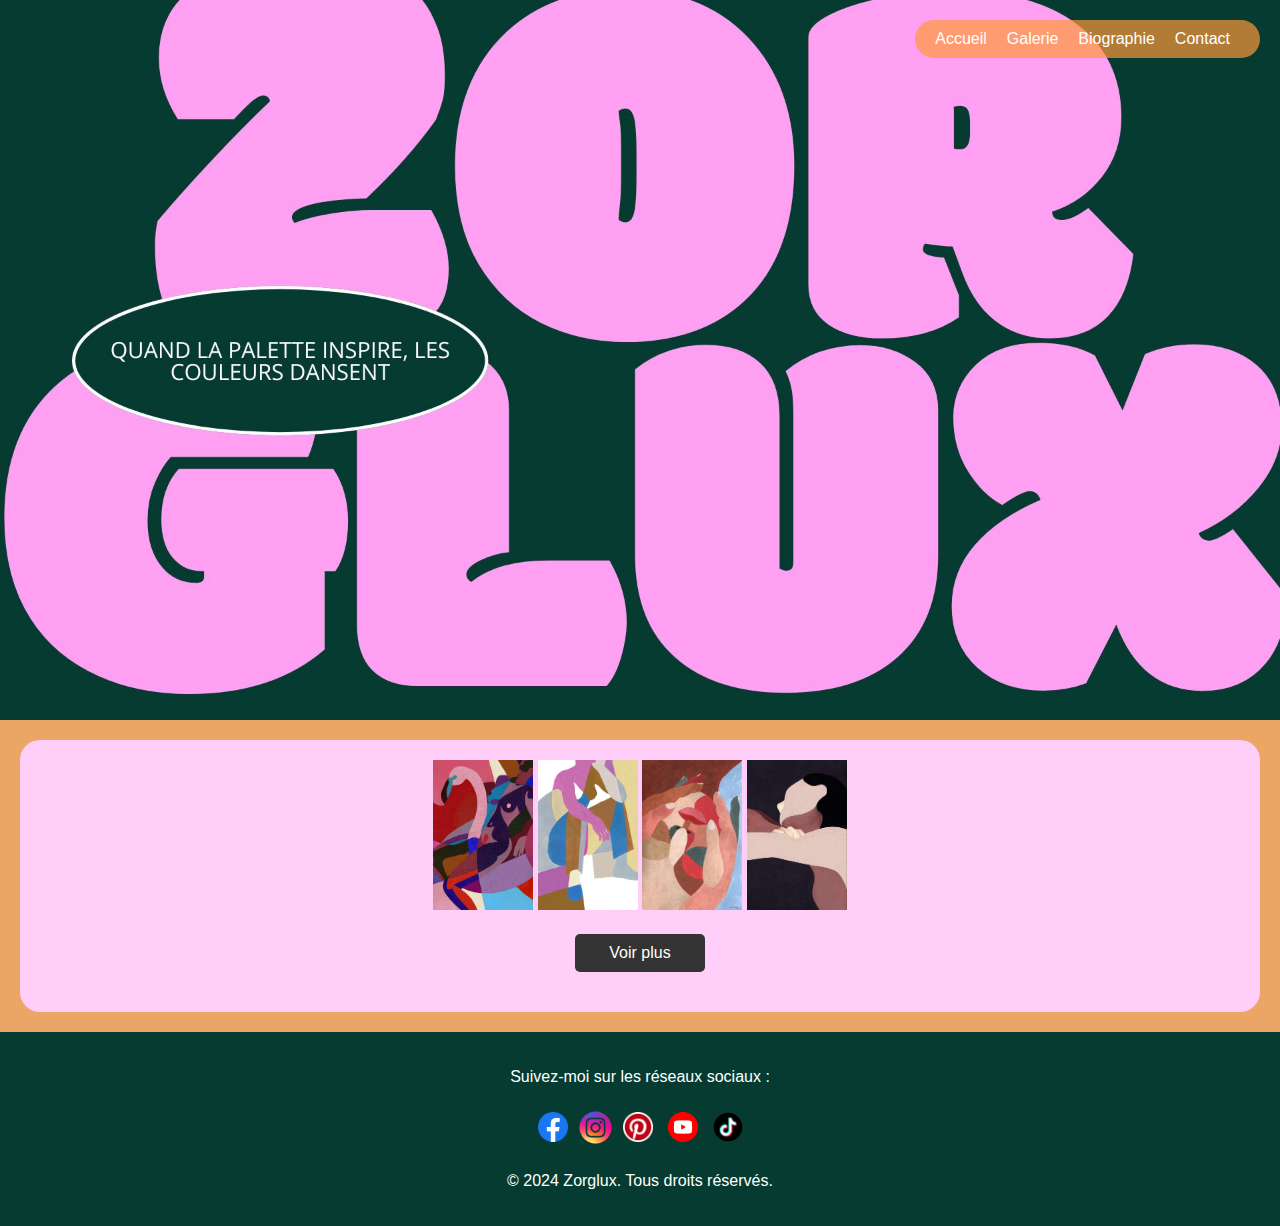
<file: index.html>
<!DOCTYPE html>
<html lang="fr">
<head>
    <meta charset="UTF-8">
    <meta name="viewport" content="width=device-width, initial-scale=1.0">
    <title>Zorglux Art - Explorez des peintures exquises</title>
    <meta name="keywords" content="zorglux, zorglux_art, zorglux art, blog, art, artiste, tableau, fou, covid, musée, JO">
    <meta name="description" content="Découvrez les œuvres captivantes de Zorglux, un artiste connu pour ses peintures uniques et éclectiques. Explorez sa biographie, sa galerie et ses coordonnées.">
    <meta name="author" content="Zorglux">
    <meta http-equiv="Content-Language" content="fr">
    <meta name="robots" content="index, follow">
    <link rel="icon" href="assets/favicon.ico" type="image/x-icon">
    <link rel="stylesheet" href="css/common.css">
    <link rel="stylesheet" href="css/index.css">
</head>
<body>
  <header>
    <nav>
      <ul>
        <li><a href="index.html">Accueil</a></li> 
        <li><a href="gallery.html">Galerie</a></li>
        <li><a href="biography.html">Biographie</a></li>
        <li><a href="contact.html">Contact</a></li>
      </ul>
    </nav>
  </header>
  <img src="./assets/zorglux.webp" alt="zorglux_art">
  <main>
    <section class="hero">
      <div class="gallery-preview">
        <img src="assets/zorglux_femme4.webp" alt="Zorglux femme 1" width="100" height="150">
        <img src="assets/zorglux_femme3.webp" alt="Zorglux femme 2" width="100" height="150">
        <img src="assets/zorglux_femme1.webp" alt="Zorglux femme 3" width="100" height="150">
        <img src="assets/zorglux_femme2.webp" alt="Zorglux femme 4" width="100" height="150">
      </div>
      <a href="gallery.html" class="cta-button">Voir plus</a>
    </section>
  </main>
  <footer>
    <p>Suivez-moi sur les réseaux sociaux :</p>
    <div class="social-icons">
      <a href="https://www.facebook.com/profile.php?id=61561660982670" target="_blank" rel="noopener">
        <img src="assets/facebook.webp" alt="Facebook" class="social-icon" width="32" height="32">
      </a>
      <a href="https://www.instagram.com/zorglux_art" target="_blank" rel="noopener">
        <img src="assets/Instagram.webp" alt="Instagram" class="social-icon-insta" width="32" height="32">
      </a>
      <a href="https://www.pinterest.fr/zorglux_art/" target="_blank" rel="noopener">
        <img src="assets/pinterest.webp" alt="Pinterest" class="social-icon" width="32" height="32">
      </a>
      <a href="https://www.youtube.com/@Zorglux_art" target="_blank" rel="noopener">
        <img src="assets/youtube.webp" alt="Youtube" class="social-icon-ytb" width="32" height="32">
      </a>
      <a href="https://www.tiktok.com/@zorglux.zorglux?_t=8nbN64rRNBY&_r=1" target="_blank" rel="noopener">
        <img src="assets/tiktok.webp" alt="Tiktok" class="social-icon" width="32" height="32">
      </a>
    </div>
    <p>&copy; 2024 Zorglux. Tous droits réservés.</p>
  </footer>
</body>
</html>
</file>
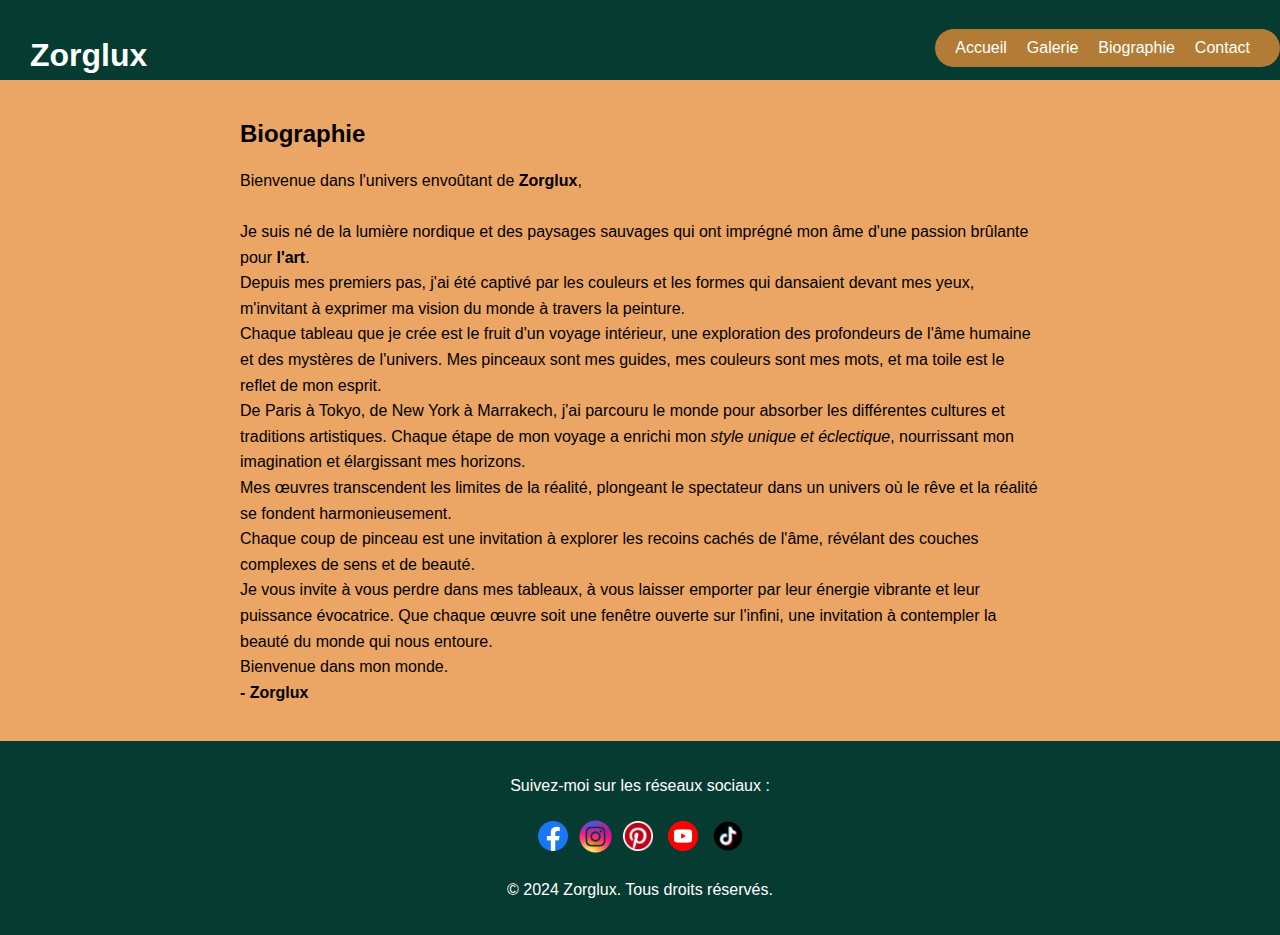
<file: biography.html>
<!DOCTYPE html>
<html lang="fr"> 
<head>
  <meta charset="UTF-8">
  <meta name="viewport" content="width=device-width, initial-scale=1.0">
  <title>Biographie de Zorglux - Parcours artistique</title> 
  <meta name="description" content="Découvrez la biographie captivante de Zorglux, un artiste dont le parcours transcende les frontières et les cultures. Explorez sa vision artistique et ses influences.">
  <meta name="keywords" content="zorglux, blog, art, artiste, tableau, fou, covid, musée">
  <meta name="author" content="Zorglux">
  <meta http-equiv="Content-Language" content="fr">
  <link rel="icon" href="assets/favicon.ico" type="image/x-icon">
  <link rel="stylesheet" href="css/biography.css">
  <link rel="stylesheet" href="css/common.css">
</head>
<body>
  <header>
    <h1 class="title">Zorglux</h1>
    <nav>
      <ul>
        <li><a href="index.html">Accueil</a></li>
        <li><a href="gallery.html">Galerie</a></li>
        <li><a href="biography.html">Biographie</a></li>
        <li><a href="contact.html">Contact</a></li>
      </ul>
    </nav>
  </header>

  <main>
    <section class="biography-section">
      <h2>Biographie</h2>
      <p>Bienvenue dans l'univers envoûtant de <strong>Zorglux</strong>,<br><br>

        Je suis né de la lumière nordique et des paysages sauvages qui ont imprégné mon âme d'une passion brûlante pour <strong>l'art</strong>.<br> Depuis mes premiers pas, j'ai été captivé par les couleurs et les formes qui dansaient devant mes yeux, m'invitant à exprimer ma vision du monde à travers la peinture.<br>
        
        Chaque tableau que je crée est le fruit d'un voyage intérieur, une exploration des profondeurs de l'âme humaine et des mystères de l'univers. Mes pinceaux sont mes guides, mes couleurs sont mes mots, et ma toile est le reflet de mon esprit.
        
        <br>De Paris à Tokyo, de New York à Marrakech, j'ai parcouru le monde pour absorber les différentes cultures et traditions artistiques. Chaque étape de mon voyage a enrichi mon <em>style unique et éclectique</em>, nourrissant mon imagination et élargissant mes horizons.
        
        <br>Mes œuvres transcendent les limites de la réalité, plongeant le spectateur dans un univers où le rêve et la réalité se fondent harmonieusement. <br>Chaque coup de pinceau est une invitation à explorer les recoins cachés de l'âme, révélant des couches complexes de sens et de beauté.
        
        <br>Je vous invite à vous perdre dans mes tableaux, à vous laisser emporter par leur énergie vibrante et leur puissance évocatrice. Que chaque œuvre soit une fenêtre ouverte sur l'infini, une invitation à contempler la beauté du monde qui nous entoure.
        
        <br>Bienvenue dans mon monde. <br> <strong> - Zorglux </strong></p>
    </section>
  </main>

  <footer>
    <p>Suivez-moi sur les réseaux sociaux :</p>
    <div class="social-icons">
      <a href="https://www.facebook.com/profile.php?id=61561660982670" target="_blank" rel="noopener">
        <img src="assets/facebook.webp" alt="Facebook" class="social-icon">
      </a>
      <a href="https://www.instagram.com/zorglux_art" target="_blank" rel="noopener">
        <img src="assets/Instagram.webp" alt="Instagram" class="social-icon-insta">
      </a>
      
      <a href="https://www.pinterest.fr/zorglux_art/" target="_blank" rel="noopener">
        <img src="assets/pinterest.webp" alt="Pinterest" class="social-icon">
      </a>
      <a href="https://www.youtube.com/@Zorglux_art" target="_blank" rel="noopener">
        <img src="assets/youtube.webp" alt="Youtube" class="social-icon-ytb">
      </a>
      <a href="https://www.tiktok.com/@zorglux.zorglux?_t=8nbN64rRNBY&_r=1" target="_blank" rel="noopener">
        <img src="assets/tiktok.webp" alt="Tiktok" class="social-icon">
      </a>
    </div>
    <p>&copy; 2024 Zorglux. Tous droits réservés.</p>
  </footer>
</body>
</html>
</file>
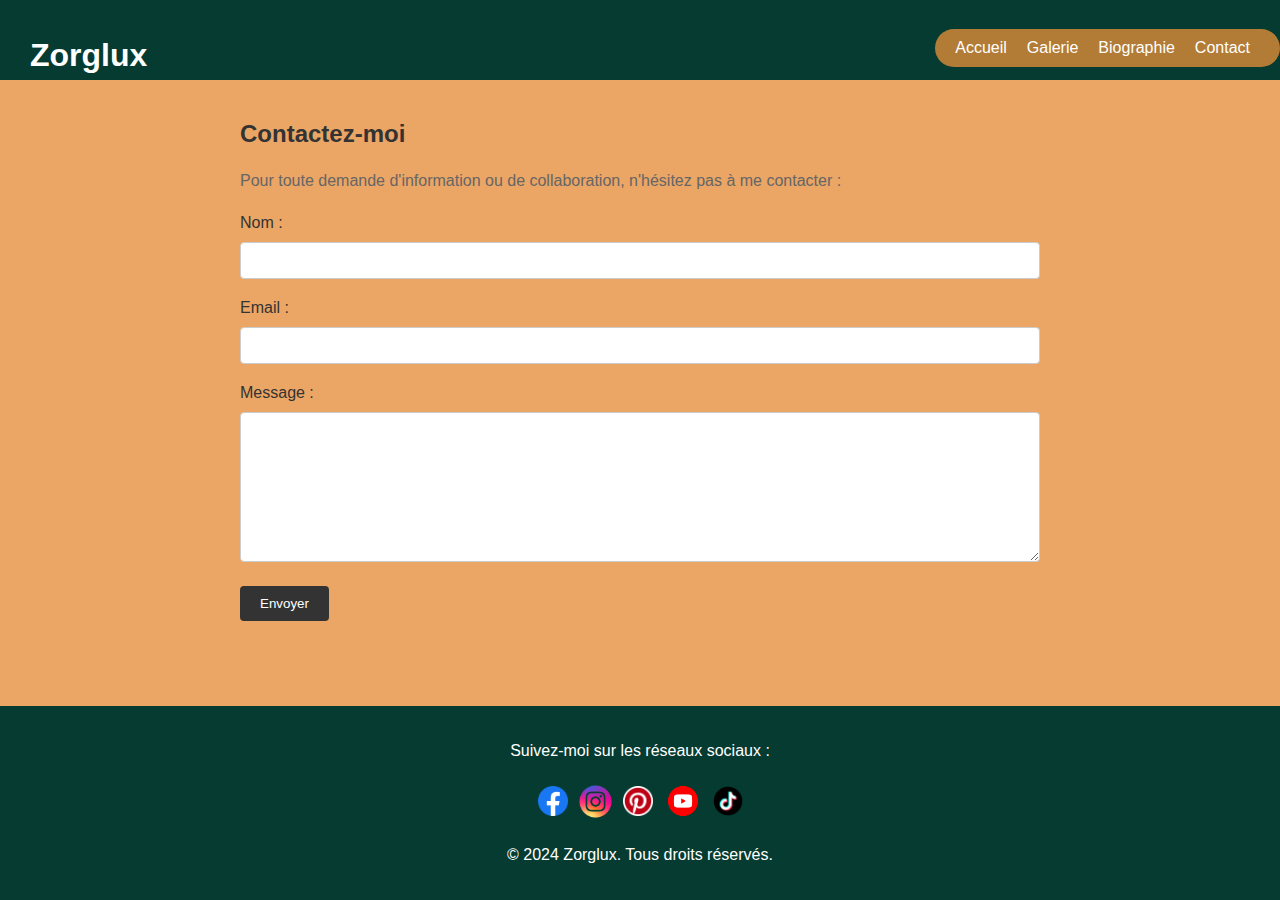
<file: contact.html>
<!DOCTYPE html>
<html lang="fr">
<head>
  <meta charset="UTF-8">
  <meta name="viewport" content="width=device-width, initial-scale=1.0">
  <title>Contact Zorglux - Collaborations et demandes de renseignements</title>
  <meta name="description" content="Contactez Zorglux pour des collaborations, des demandes de renseignements ou toute information. Remplissez le formulaire pour contacter l'artiste Zorglux le Zorglux.">
  <meta name="keywords" content="zorglux, blog, art, artiste, tableau, fou, covid, musée">
  <meta name="author" content="Zorglux">
  <meta http-equiv="Content-Language" content="fr">
  <link rel="icon" href="assets/favicon.ico" type="image/x-icon">
  <link rel="stylesheet" href="css/contact.css">
  <link rel="stylesheet" href="css/common.css">
</head>
<body>
  <header>
    <h1>Zorglux</h1>
    <nav>
      <ul>
        <li><a href="index.html">Accueil</a></li>
        <li><a href="gallery.html">Galerie</a></li>
        <li><a href="biography.html">Biographie</a></li>
        <li><a href="contact.html">Contact</a></li>
      </ul>
    </nav>
  </header>

  <main>
    <section class="contact-section">
      <h2>Contactez-moi</h2>
      <p>Pour toute demande d'information ou de collaboration, n'hésitez pas à me contacter :</p>
      <form id="contactForm" action="#" method="post">
        <div>
          <label for="name">Nom :</label>
          <input type="text" id="name" name="name" required>
        </div>
        <div>
          <label for="email">Email :</label>
          <input type="email" id="email" name="email" required>
        </div>
        <div>
          <label for="message">Message :</label>
          <textarea id="message" name="message" required></textarea>
        </div>
        <button type="submit">Envoyer</button>
      </form>
    </section>
  </main>

  <footer>
    <p>Suivez-moi sur les réseaux sociaux :</p>
    <div class="social-icons">
      <a href="https://www.facebook.com/profile.php?id=61561660982670" target="_blank" rel="noopener">
        <img src="assets/facebook.webp" alt="Facebook" class="social-icon">
      </a>
      <a href="https://www.instagram.com/zorglux_art" target="_blank" rel="noopener">
        <img src="assets/Instagram.webp" alt="Instagram" class="social-icon-insta">
      </a>
      <a href="https://www.pinterest.fr/zorglux_art/" target="_blank" rel="noopener">
        <img src="assets/pinterest.webp" alt="Pinterest" class="social-icon">
      </a>
      <a href="https://www.youtube.com/@Zorglux_art" target="_blank" rel="noopener">
        <img src="assets/youtube.webp" alt="Youtube" class="social-icon-ytb">
      </a>
      <a href="https://www.tiktok.com/@zorglux.zorglux?_t=8nbN64rRNBY&_r=1" target="_blank" rel="noopener">
        <img src="assets/tiktok.webp" alt="Tiktok" class="social-icon">
      </a>
    </div>
    <p>&copy; 2024 Zorglux. Tous droits réservés.</p>
  </footer>

  <!-- The Modal -->
  <div id="myModal" class="modal">
    <div class="modal-content">
      <span class="close">&times;</span>
      <p>Message envoyé avec succès! Zorglux vous répondra sous peu. Vous recevrez la réponse dans votre mail.</p>
    </div>
  </div>

  <script>
    // Get the modal
    var modal = document.getElementById("myModal");

    // Get the <span> element that closes the modal
    var span = document.getElementsByClassName("close")[0];

    // When the user submits the form
    document.getElementById('contactForm').addEventListener('submit', function(event) {
      event.preventDefault(); // Prevent form submission

      // Display the modal
      modal.style.display = "block";
    });

    // When the user clicks on <span> (x), close the modal
    span.onclick = function() {
      modal.style.display = "none";
    }

    // When the user clicks anywhere outside of the modal, close it
    window.onclick = function(event) {
      if (event.target == modal) {
        modal.style.display = "none";
      }
    }
  </script>
</body>
</html>
</file>
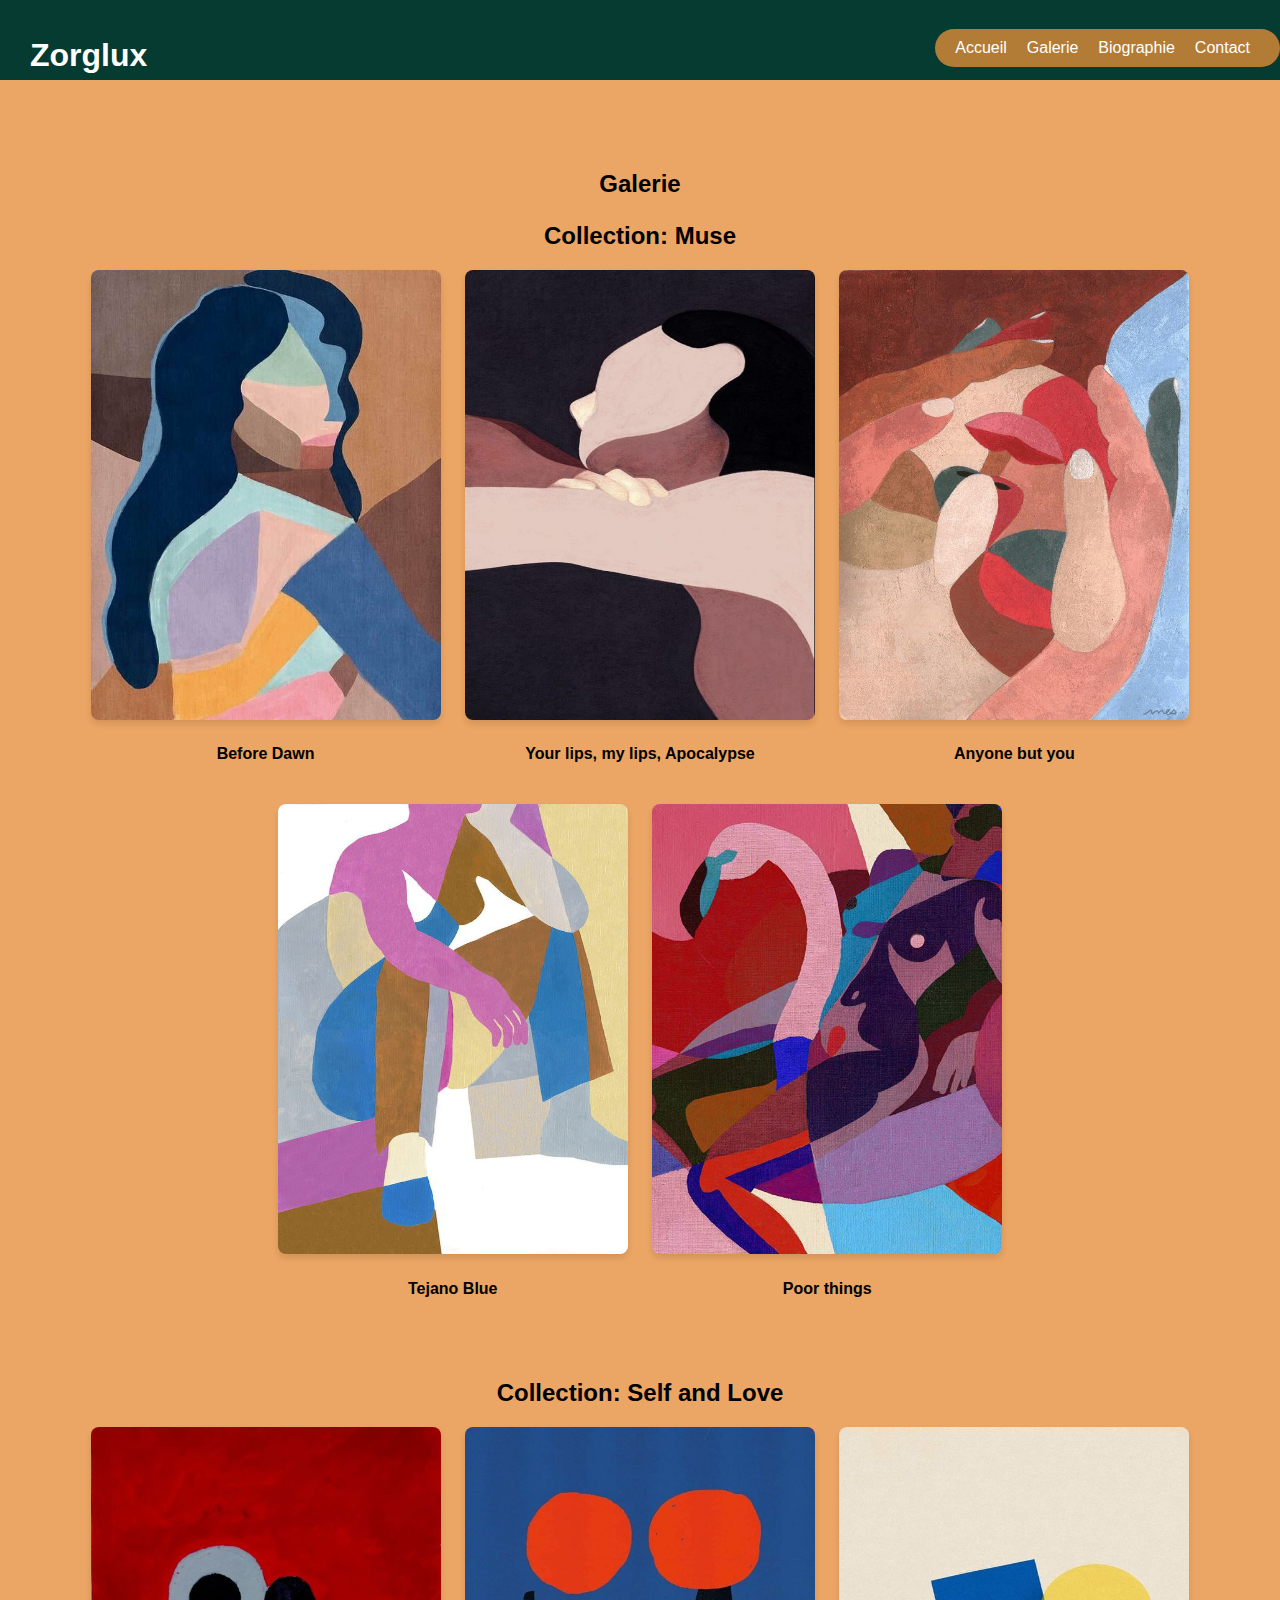
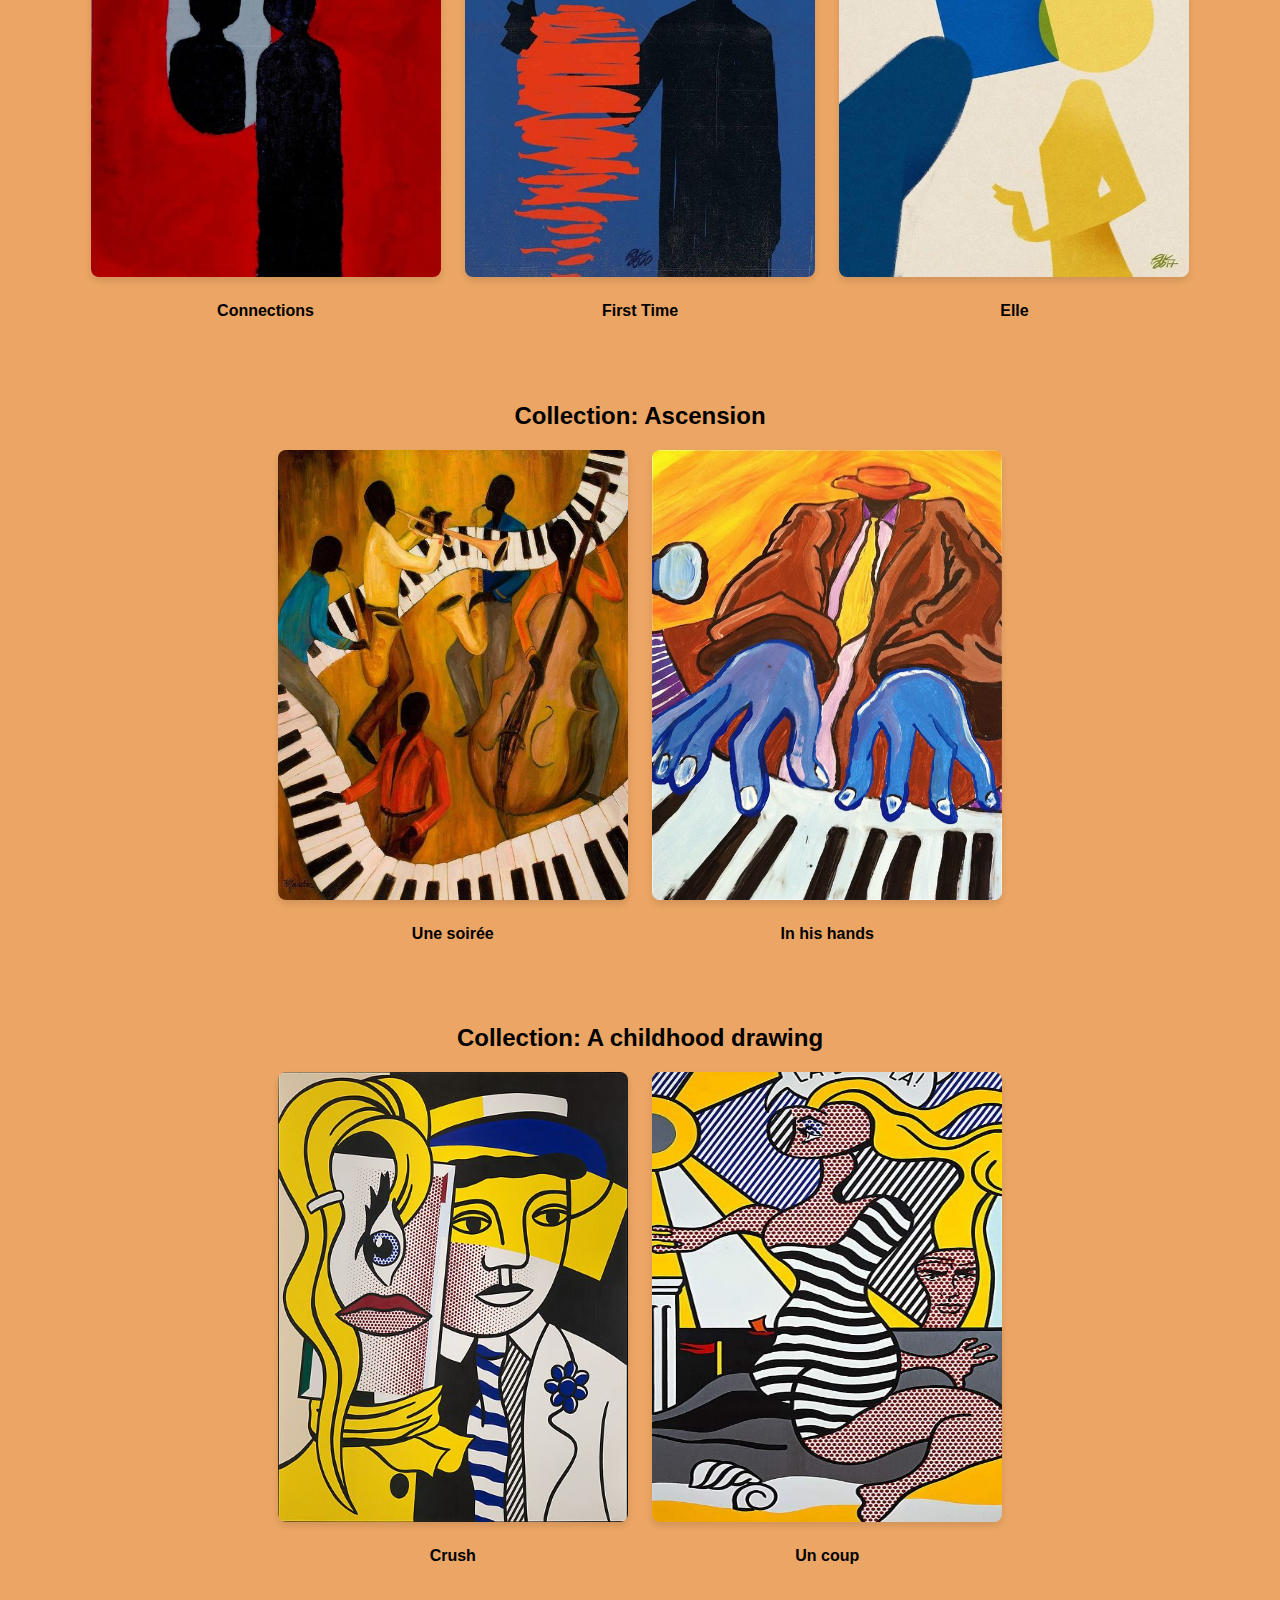
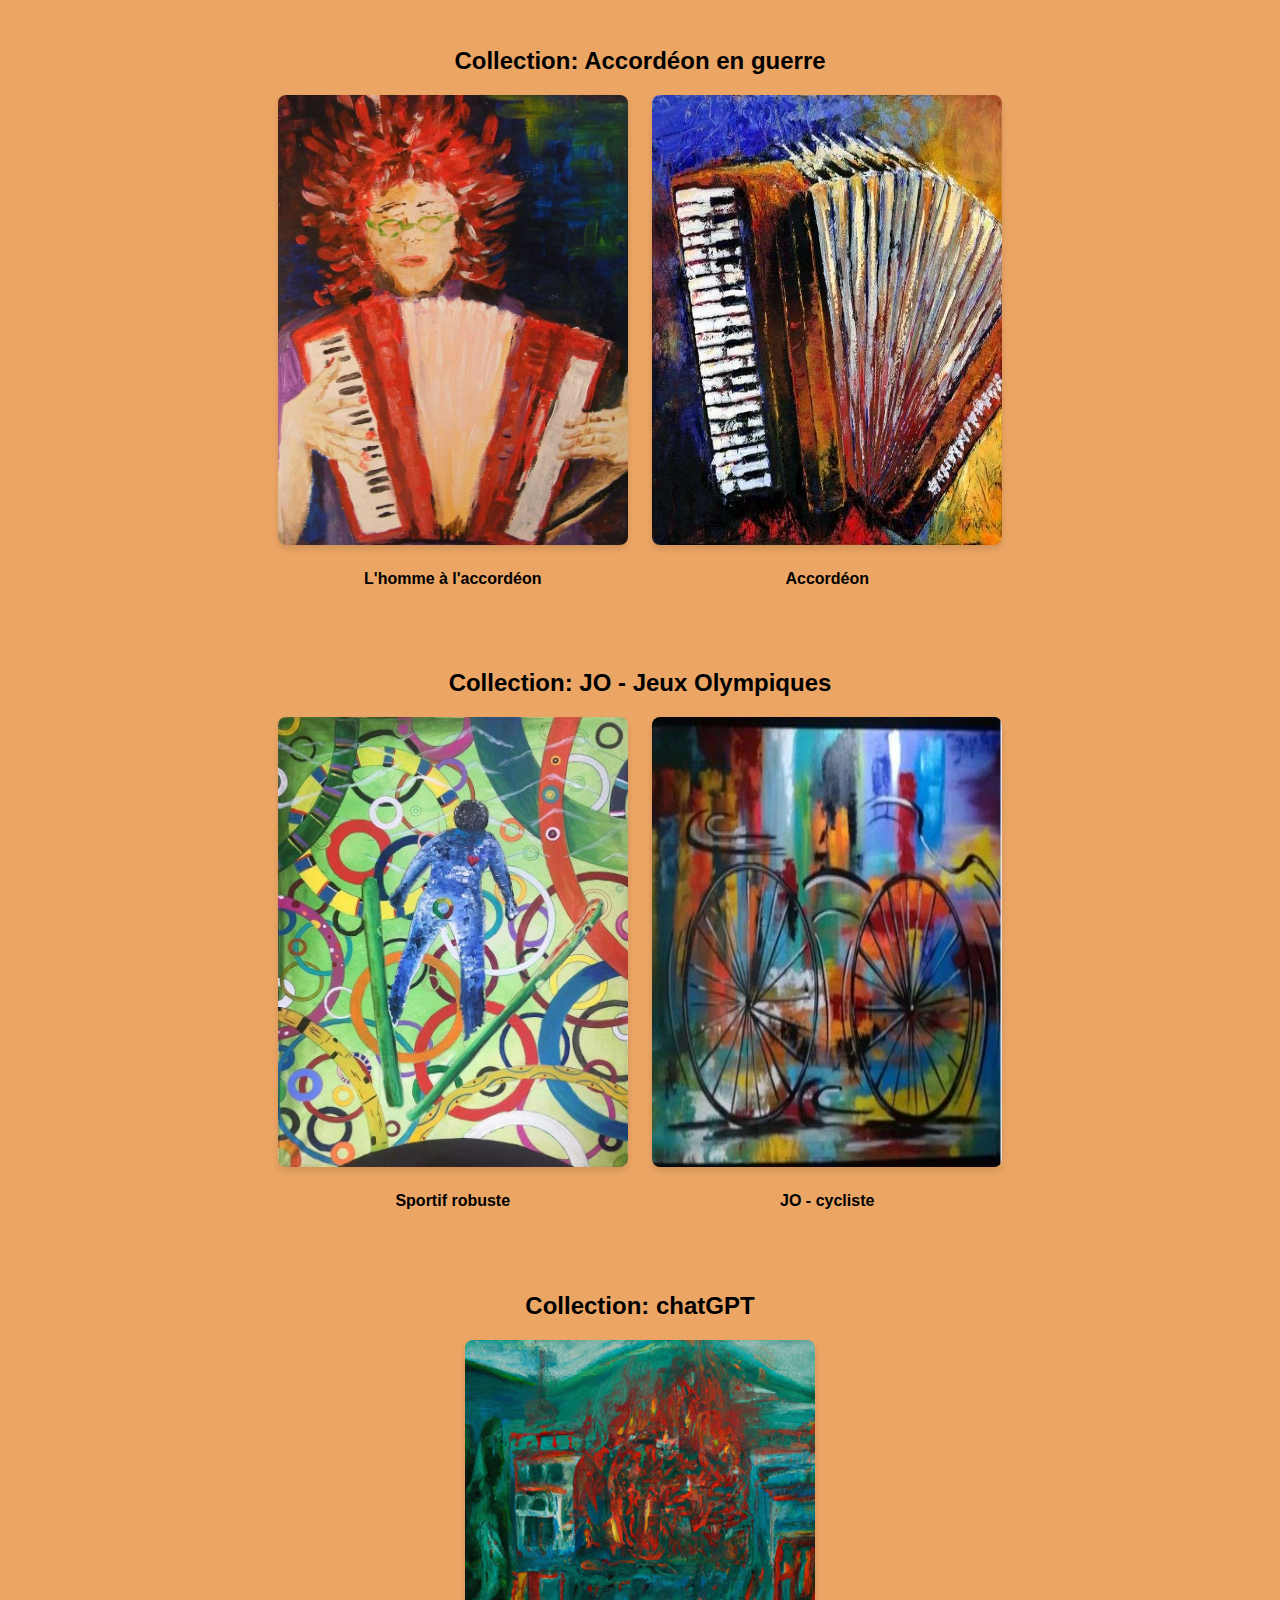
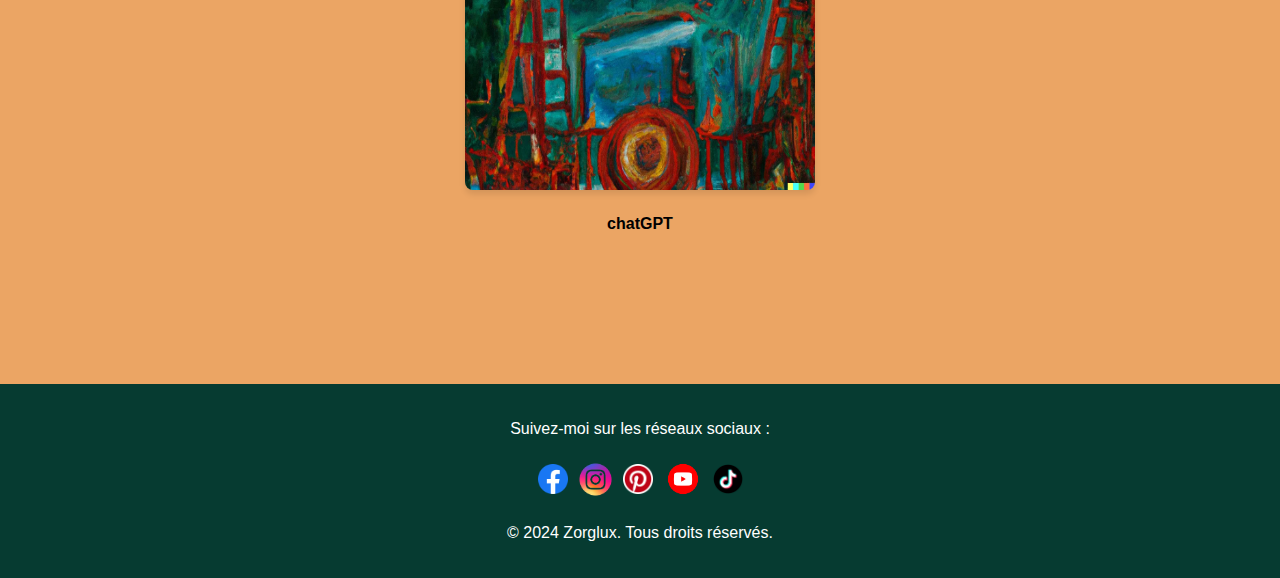
<file: gallery.html>
<!DOCTYPE html>
<html lang="fr">
<head>
  <meta charset="UTF-8">
  <meta name="viewport" content="width=device-width, initial-scale=1.0">
  <title>Zorglux Galerie - Des œuvres d'art captivantes</title>
  <meta name="description" content="Explorez les œuvres captivantes de Zorglux dans sa galerie. Découvrez des tableaux uniques et éclectiques dans diverses collections.">
  <meta name="keywords" content="zorglux, blog, art, artiste, tableau, fou, covid, musée">
  <meta name="author" content="Zorglux">
  <meta http-equiv="Content-Language" content="fr">
  <link rel="icon" href="assets/favicon.ico" type="image/x-icon">
  <link rel="stylesheet" href="css/gallery.css">
  <link rel="stylesheet" href="css/common.css">
</head>
<body>
  <header>
    <h1 class="title">Zorglux</h1>
    <nav>
      <ul>
        <li><a href="index.html">Accueil</a></li>
        <li><a href="gallery.html">Galerie</a></li>
        <li><a href="biography.html">Biographie</a></li>
        <li><a href="contact.html">Contact</a></li>
      </ul>
    </nav>
  </header>

  <main>
    <section class="gallery-section">
      <h2>Galerie</h2>
      <div class="collection">
        <h3>Collection: Muse</h3>
        <div class="painting">
          <img src="assets/zorglux_wife.webp" alt="Before Dawn" width="60" height="100">
          <h4 lang="en">Before Dawn</h4>
        </div>
        <div class="painting">
          <img src="assets/zorglux_femme2.webp" alt="Your lips, my lips, Apocalypse" width="60" height="100">
          <h4 lang="en">Your lips, my lips, Apocalypse</h4>
        </div>
        <div class="painting">
          <img src="assets/zorglux_femme1.webp" alt="Anyone but you" width="60" height="100">
          <h4 lang="en">Anyone but you</h4>
        </div>
        <div class="painting">
          <img src="assets/zorglux_femme3.webp" alt="Tejano Blue" width="60" height="100">
          <h4 lang="en">Tejano Blue</h4>
        </div>
        <div class="painting">
          <img src="assets/zorglux_femme4.webp" alt="Poor things" width="60" height="100">
          <h4 lang="en">Poor things</h4>
        </div>
      </div>

      <div class="collection">
        <h3 lang="en">Collection: Self and Love</h3>
        <div class="painting">
          <img src="assets/zorglux_et_zorglux.webp" alt="Connections" width="60" height="100">
          <h4>Connections</h4>
        </div>
        <div class="painting">
          <img src="assets/zorglux_ex.webp" alt="First Time" width="60" height="100">
          <h4 lang="en">First Time</h4>
        </div>
        <div class="painting">
          <img src="assets/zorglux_us.webp" alt="Elle" width="60" height="100">
          <h4>Elle</h4>
        </div>
      </div>
      <div class="collection">
        <h3>Collection: Ascension</h3>
        <div class="painting">
          <img src="assets/zorglux_party.webp" alt="Une soirée" width="60" height="100">
          <h4>Une soirée</h4>
        </div>
        <div class="painting">
          <img src="assets/zorglux_piano.webp" alt="In his hands" width="60" height="100">
          <h4 lang="en">In his hands</h4>
        </div>
      </div>
      <div class="collection">
        <h3>Collection: A childhood drawing</h3>
        <div class="painting">
          <img src="assets/zorglux_crush.webp" alt="Crush" width="60" height="100">
          <h4 lang="en">Crush</h4>
        </div>
        <div class="painting">
          <img src="assets/zorglux_night.webp" alt="Un coup" width="60" height="100">
          <h4>Un coup</h4>
        </div>
      </div>
      <div class="collection">
        <h3>Collection: Accordéon en guerre</h3>
        <div class="painting">
          <img src="assets/zorglux_accordeon_homme.webp" alt="L'homme à l'accordéon" width="60" height="100">
          <h4 lang="en">L'homme à l'accordéon</h4>
        </div>
        <div class="painting">
          <img src="assets/zorglux_accordeon.webp" alt="L'homme à l'accordéon" width="60" height="100">
          <h4 lang="en">Accordéon</h4>
        </div>
      </div>
      <div class="collection">
        <h3>Collection: JO - Jeux Olympiques</h3>
        <div class="painting">
          <img src="assets/zorglux_debout_jo.webp" alt="Sportif robuste" width="60" height="100">
          <h4 lang="en">Sportif robuste</h4>
        </div>
        <div class="painting">
          <img src="assets/zorglux_velo_jo.webp" alt="JO - cycliste" width="60" height="100">
          <h4 lang="en">JO - cycliste</h4>
        </div>
      </div>
      <div class="collection">
        <h3>Collection: chatGPT</h3>
        <div class="painting">
          <img src="assets/zorglux_chatgpt.webp" alt="chatGPT" width="60" height="100">
          <h4 lang="en">chatGPT</h4>
        </div>
        
      </div>
    </section>
    
  </main>
  <footer>
    <p>Suivez-moi sur les réseaux sociaux :</p>
    <div class="social-icons">
      <a href="https://www.facebook.com/profile.php?id=61561660982670" target="_blank" rel="noopener">
        <img src="assets/facebook.webp" alt="Facebook" class="social-icon">
      </a>
      <a href="https://www.instagram.com/zorglux_art" target="_blank" rel="noopener">
        <img src="assets/Instagram.webp" alt="Instagram" class="social-icon-insta">
      </a>
      
      <a href="https://www.pinterest.fr/zorglux_art/" target="_blank" rel="noopener">
        <img src="assets/pinterest.webp" alt="Pinterest" class="social-icon">
      </a>
      <a href="https://www.youtube.com/@Zorglux_art" target="_blank" rel="noopener">
        <img src="assets/youtube.webp" alt="Youtube" class="social-icon-ytb">
      </a>
      <a href="https://www.tiktok.com/@zorglux.zorglux?_t=8nbN64rRNBY&_r=1" target="_blank" rel="noopener">
        <img src="assets/tiktok.webp" alt="Tiktok" class="social-icon">
      </a>
    </div>
    <p>&copy; 2024 Zorglux. Tous droits réservés.</p>
  </footer>
</body>
</html>
</file>
<file: css/common.css>
body {
    font-family: Arial, sans-serif;
    margin: 0;
    padding: 0;
    display: flex;
    flex-direction: column;
    min-height: 100vh;
}
  
nav {
    width: 100%; /* Occupe toute la largeur par défaut */
    order: 3; /* Position en bas sur mobile */
}

nav ul {
    list-style-type: none;
    padding: 0;
    display: flex;
    background-color: #ff9838b1;
    padding: 10px;
    border-radius: 20px;  
    justify-content: space-around; /* Répartit les éléments horizontalement */
}

nav ul li {
    display: inline;
    margin-right: 10px;
    margin-left: 10px;
}

nav ul li:last-child {
    margin-right: 20px;
}

nav ul li a {
    color: #fff;
    text-decoration: none;
}

.title {
    font-size: 32px;
    font-weight: bold;
    color: #fff;
    text-align: center; 
}

header {
    background-color: #063B31;
    color: #fff;

    display: flex;
    flex-wrap: wrap; /* Permet le retour à la ligne */
    justify-content: space-between; /* Répartit l'espace horizontalement */
    align-items: center; /* Centre verticalement */
}

header h1 {
    margin: 0;
    margin-top: 15px;
    margin-left: 15px;
}

main {
    padding: 20px;
    flex: 1;
    background-color: #eba564;
}

footer {
    background-color: #063B31;
    color: #fff;
    text-align: center;
    padding: 20px;
    margin-top: auto;
}

.social-icons {
    display: flex;
    align-items: center;
    justify-content: center;
    margin-bottom: 10px;
}
  
.social-icon {
    width: 30px; 
    height: 30px;
    margin: 0 5px;
}

.social-icon-ytb {
    width: 50px; 
    height: 50px;
}

.social-icon-insta {
    width: 45px; 
    height: 45px;
}



/* Media Query pour les appareils de plus grande taille */

@media (min-width: 768px) {
    header {
        background-color: #063B31;
        color: #fff;
        height: 80px;
        display: flex;
        align-items: center;
    }

    nav {
        order: 2; /* Position à droite du titre sur appareils plus grands */
        width: auto; /* Taille automatique en fonction du contenu */
        margin-top: 0; /* Réinitialise la marge */
    }

    nav ul li {
        display: inline;
        margin-bottom: 0; /* Réinitialiser les marges */
    }

    header h1 {
        line-height: 80px; /* Réinitialiser la hauteur de ligne */
        padding-left: 15px; /* Réduire l'espace à gauche */
    }
}
</file>
<file: css/index.css>
nav {
    position: absolute; 
    top: 20px; 
    right: 20px; 
  }
  
nav ul {
    list-style-type: none;
    margin: 0;
    padding: 10px;
    background-color: #ff9838b1;
    border-radius: 20px;  
}

header {
    background-color: #063B31;
    height: 0px;
    color: #fff;
}

.hero {
    text-align: center;
    background-color: #FFCEF9;
    border-radius: 20px;
    padding: 20px;
}
  
.hero h2 {
    font-size: 32px;
    margin-bottom: 10px;
}
  
.hero p {
    font-size: 18px;
    margin-bottom: 20px;
}
  
img {
    max-width: 100%;
    max-height: 100%;
}

.cta-button {
    display: inline-block;
    padding: 10px 20px;
    margin: 20px 0;
    background-color: #333;
    color: #fff;
    text-decoration: none;
    border-radius: 5px;
    width: 90px;
}
.cta-button:hover {
    background-color: #555;
}

@media (max-width:767px) {
    nav {
        position: absolute; 
        top: 20px; 
        right: 0px; 
      }

    header {
        background-color: #063B31;
        color: #fff;
    }

}
</file>
<file: css/biography.css>
.biography-section {
    max-width: 800px;
    margin: auto;
}

.biography-section h2 {
    font-size: 24px;
    color: #000000;
    margin-bottom: 20px;
}

.biography-section p {
    font-size: 16px;
    line-height: 1.6;
    color: #000000;
}
</file>
<file: css/contact.css>
.contact-section {
    max-width: 800px;
    margin: auto;
    margin-bottom: 40px;
}

.contact-section h2 {
    font-size: 24px;
    color: #333;
    margin-bottom: 20px;
}

.contact-section p {
    font-size: 16px;
    line-height: 1.6;
    color: #666;
}

  .contact-section form {
    margin-top: 20px;
}

  .contact-section label {
    display: block;
    margin-bottom: 10px;
    color: #333;
}
  
.contact-section input[type="text"],
.contact-section input[type="email"],
.contact-section textarea {
    width: 100%;
    padding: 10px;
    margin-bottom: 20px;
    border: 1px solid #ccc;
    border-radius: 4px;
    box-sizing: border-box;
}

  .contact-section textarea {
    height: 150px;
}

  .contact-section button {
    background-color: #333;
    color: #fff;
    padding: 10px 20px;
    border: none;
    border-radius: 4px;
    cursor: pointer;
}

.contact-section button:hover {
    background-color: #555;
}

.modal {
  display: none;
  position: fixed;
  z-index: 1;
  left: 0;
  top: 0;
  width: 100%;
  height: 100%;
  overflow: auto;
  background-color: rgb(0,0,0);
  background-color: rgba(0,0,0,0.4);
}
.modal-content {
  background-color: #fefefe;
  margin: 15% auto;
  padding: 20px;
  border: 1px solid #888;
  width: 80%;
  max-width: 400px;
  text-align: center;
}
.close {
  color: #aaa;
  float: right;
  font-size: 28px;
  font-weight: bold;
}
.close:hover,
.close:focus {
  color: black;
  text-decoration: none;
  cursor: pointer;
}
</file>
<file: css/gallery.css>
.gallery-section {
    text-align: center;
    padding: 50px 0;
}

.collection {
    margin-bottom: 40px;
}
  
.collection h3 {
    font-size: 24px;
    margin-bottom: 20px;
}

.painting {
    display: inline-block;
    margin: 0 10px 20px;
    max-width: 350px;
  }

.painting img {
    width: 350px;
    height: 450px;
    border-radius: 8px;
    box-shadow: 0 4px 6px rgba(0, 0, 0, 0.1);
}

.painting p {
    font-size: 14px;
}
</file>
